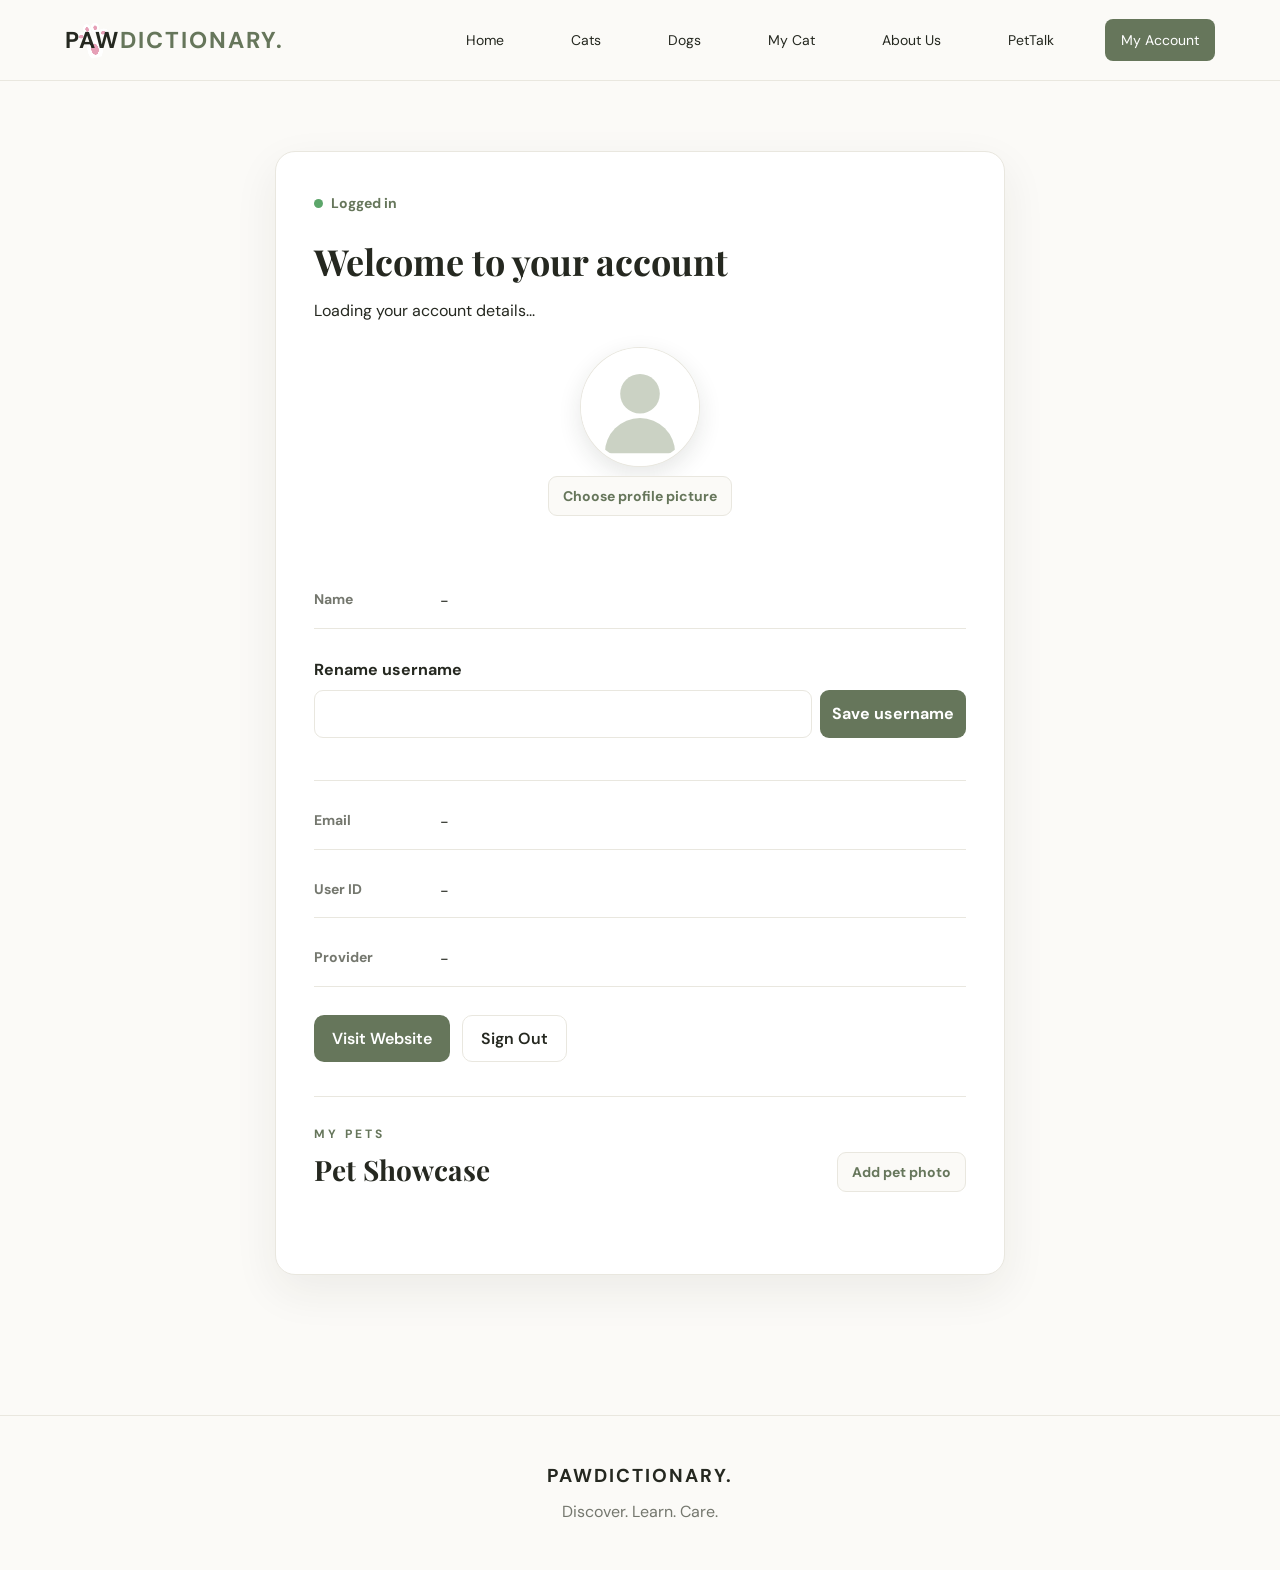
<file: account.html>
<!DOCTYPE html>
<html lang="en">
<head>
    <meta charset="UTF-8">
    <meta name="viewport" content="width=device-width, initial-scale=1.0">
    <title>My Account | PAWDICTIONARY</title>
    <link rel="stylesheet" href="css/style.css">
</head>
<body>
    <header>
        <nav class="navbar">
            <a href="index.html" class="logo"><span class="logo-paw">PAW</span><span class="logo-dictionary">DICTIONARY</span><span class="logo-dot">.</span></a>
            <ul class="nav-links">
                <li><a href="index.html">Home</a></li>
                <li><a href="cats.html">Cats</a></li>
                <li><a href="dogs.html">Dogs</a></li>
                <li><a href="my_cat.html">My Cat</a></li>
                <li><a href="about_us.html">About Us</a></li>
                <li><a href="pettalk.html">PetTalk</a></li>
                <li class="nav-sign-up"><a href="account.html">My Account</a></li>
            </ul>
        </nav>
    </header>

    <main class="account-page">
        <section class="account-card" aria-labelledby="account-title">
            <p class="account-status">Logged in</p>
            <h1 id="account-title">Welcome to your account</h1>
            <p id="account-welcome">Loading your account details...</p>

            <div class="profile-photo-section">
                <img id="profile-avatar" class="profile-avatar" src="data:image/svg+xml,%3Csvg xmlns='http://www.w3.org/2000/svg' viewBox='0 0 100 100'%3E%3Ccircle cx='50' cy='38' r='18' fill='%23cbd2c4'/%3E%3Cpath d='M18 92a32 32 0 0 1 64 0' fill='%23cbd2c4'/%3E%3C/svg%3E" alt="Profile picture">
                <label class="profile-upload-button" for="profile-picture">
                    Choose profile picture
                </label>
                <input id="profile-picture" type="file" accept="image/*" hidden>
                <button class="profile-remove-button" id="remove-profile-picture" type="button" hidden>Remove picture</button>
                <p class="upload-message" id="profile-message" aria-live="polite"></p>
            </div>

            <div class="account-details" id="account-details" hidden>
                <div class="account-detail">
                    <strong>Name</strong>
                    <span id="account-name">-</span>
                </div>
                <form class="username-edit" id="username-edit">
                    <label for="username-input"><strong>Rename username</strong></label>
                    <div>
                        <input id="username-input" name="username" type="text" minlength="2" maxlength="40" required>
                        <button type="submit">Save username</button>
                    </div>
                    <p class="upload-message" id="username-message" aria-live="polite"></p>
                </form>
                <div class="account-detail">
                    <strong>Email</strong>
                    <span id="account-email">-</span>
                </div>
                <div class="account-detail">
                    <strong>User ID</strong>
                    <span id="account-id">-</span>
                </div>
                <div class="account-detail">
                    <strong>Provider</strong>
                    <span id="account-provider">-</span>
                </div>
            </div>

            <div class="account-actions">
                <a class="primary-btn" href="index.html">Visit Website</a>
                <button id="signout-button" type="button">Sign Out</button>
            </div>

            <div class="pet-profile">
                <div class="pet-profile-heading">
                    <div>
                        <p class="subtitle">MY PETS</p>
                        <h2>Pet Showcase</h2>
                    </div>
                    <label class="profile-upload-button" for="pet-photo">
                        Add pet photo
                    </label>
                    <input id="pet-photo" type="file" accept="image/*" hidden>
                </div>
                <p class="upload-message" id="pet-message" aria-live="polite"></p>
                <div class="pet-photo-grid" id="pet-photo-grid"></div>
            </div>
        </section>
    </main>

    <footer>
        <h3>PAWDICTIONARY.</h3>
        <p>Discover. Learn. Care.</p>
    </footer>

    <script type="module">
        import { createClient } from "https://esm.sh/@supabase/supabase-js@2";

        const SUPABASE_URL = "https://huqlhlxukomrozoymvdh.supabase.co";
        const SUPABASE_PUBLISHABLE_KEY = "sb_publishable_dPY3CDRcFiCKG3HStHQbOA_w6mBHuBR";
        const supabase = createClient(SUPABASE_URL, SUPABASE_PUBLISHABLE_KEY);

        const { data: { session } } = await supabase.auth.getSession();

        if (!session) {
            window.location.replace("auth.html#signin");
        } else {
            const user = session.user;
            const metadata = user.user_metadata || {};
            const name = metadata.name || metadata.full_name || "Pet community member";
            const provider = user.app_metadata?.provider || "email";
            const storageBucket = "site-images";
            const maxUploadSize = 10 * 1024 * 1024;

            document.querySelector("#account-welcome").textContent = `Hello, ${name}. You are successfully logged in.`;
            document.querySelector("#account-name").textContent = name;
            document.querySelector("#username-input").value = name;
            document.querySelector("#account-email").textContent = user.email || "-";
            document.querySelector("#account-id").textContent = user.id;
            document.querySelector("#account-provider").textContent = provider;
            document.querySelector("#account-details").hidden = false;

            if (metadata.avatar_url) {
                document.querySelector("#profile-avatar").src = metadata.avatar_url;
                document.querySelector("#remove-profile-picture").hidden = false;
            }

            document.querySelector("#username-edit").addEventListener("submit", async (event) => {
                event.preventDefault();
                const input = document.querySelector("#username-input");
                const message = document.querySelector("#username-message");
                const newName = input.value.trim();

                if (newName.length < 2) {
                    message.textContent = "Username must be at least 2 characters.";
                    return;
                }

                message.textContent = "Saving...";
                const { error } = await supabase.auth.updateUser({
                    data: {
                        name: newName,
                        full_name: newName,
                    },
                });

                if (error) {
                    message.textContent = error.message;
                    return;
                }

                document.querySelector("#account-name").textContent = newName;
                document.querySelector("#account-welcome").textContent = `Hello, ${newName}. You are successfully logged in.`;
                await supabase
                    .from("public_profiles")
                    .upsert({
                        id: user.id,
                        display_name: newName,
                        avatar_url: metadata.avatar_url || null,
                        updated_at: new Date().toISOString(),
                    });
                message.textContent = "Username updated.";
            });

            document.querySelector("#profile-picture").addEventListener("change", async (event) => {
                const file = event.target.files[0];
                if (!file) return;

                const message = document.querySelector("#profile-message");
                message.textContent = "Uploading...";

                try {
                    if (!file.type.startsWith("image/")) throw new Error("Please choose an image file.");
                    if (file.size > maxUploadSize) throw new Error("Please choose an image smaller than 10 MB.");

                    const extension = file.name.split(".").pop()?.toLowerCase() || "jpg";
                    const path = `${user.id}/avatar.${extension}`;
                    const { error: uploadError } = await supabase.storage
                        .from(storageBucket)
                        .upload(path, file, { upsert: true, cacheControl: "3600" });
                    if (uploadError) throw uploadError;

                    const { data } = supabase.storage.from(storageBucket).getPublicUrl(path);
                    const avatarUrl = `${data.publicUrl}?t=${Date.now()}`;
                    const { error: updateError } = await supabase.auth.updateUser({
                        data: { avatar_url: avatarUrl },
                    });
                    if (updateError) throw updateError;

                    document.querySelector("#profile-avatar").src = avatarUrl;
                    document.querySelector("#remove-profile-picture").hidden = false;
                    await supabase
                        .from("public_profiles")
                        .upsert({
                            id: user.id,
                            display_name: name,
                            avatar_url: avatarUrl,
                            updated_at: new Date().toISOString(),
                        });
                    message.textContent = "Profile picture updated.";
                } catch (error) {
                    message.textContent = `Upload failed: ${error.message}`;
                }
            });

            const petGrid = document.querySelector("#pet-photo-grid");
            const petMessage = document.querySelector("#pet-message");

            async function loadPetPhotos() {
                petGrid.replaceChildren();
                const files = [];
                let offset = 0;

                while (true) {
                    const { data, error } = await supabase.storage
                        .from(storageBucket)
                        .list(`${user.id}/pets`, {
                            limit: 100,
                            offset,
                            sortBy: { column: "created_at", order: "desc" },
                        });

                    if (error) {
                        petMessage.textContent = `Could not load account photos: ${error.message}`;
                        return;
                    }

                    if (!data?.length) break;
                    files.push(...data);
                    if (data.length < 100) break;
                    offset += data.length;
                }

                files.forEach((file) => {
                    if (!file.name) return;
                    const { data } = supabase.storage
                        .from(storageBucket)
                        .getPublicUrl(`${user.id}/pets/${file.name}`);

                    const figure = document.createElement("figure");
                    const image = document.createElement("img");
                    image.src = data.publicUrl;
                    image.alt = "My pet";
                    figure.appendChild(image);
                    const deleteButton = document.createElement("button");
                    deleteButton.type = "button";
                    deleteButton.className = "pet-photo-delete";
                    deleteButton.textContent = "Delete";
                    deleteButton.addEventListener("click", async () => {
                        const { error: removeError } = await supabase.storage
                            .from(storageBucket)
                            .remove([`${user.id}/pets/${file.name}`]);
                        if (removeError) {
                            petMessage.textContent = removeError.message;
                            return;
                        }
                        petMessage.textContent = "Pet photo deleted.";
                        await loadPetPhotos();
                    });
                    figure.appendChild(deleteButton);
                    petGrid.appendChild(figure);
                });

                petMessage.textContent = files.length ? "" : "No pet photos uploaded yet.";
            }

            document.querySelector("#pet-photo").addEventListener("change", async (event) => {
                const file = event.target.files[0];
                if (!file) return;

                petMessage.textContent = "Uploading pet photo...";

                try {
                    if (!file.type.startsWith("image/")) throw new Error("Please choose an image file.");
                    if (file.size > maxUploadSize) throw new Error("Please choose an image smaller than 10 MB.");

                    const extension = file.name.split(".").pop()?.toLowerCase() || "jpg";
                    const uploadId = crypto.randomUUID
                        ? crypto.randomUUID()
                        : `${Date.now()}-${Math.random().toString(36).slice(2)}`;
                    const path = `${user.id}/pets/${uploadId}.${extension}`;
                    const { error: uploadError } = await supabase.storage
                        .from(storageBucket)
                        .upload(path, file, { cacheControl: "3600" });
                    if (uploadError) throw uploadError;

                    petMessage.textContent = "Pet photo saved to your account.";
                    event.target.value = "";
                    await loadPetPhotos();
                } catch (error) {
                    petMessage.textContent = `Upload failed: ${error.message}`;
                }
            });

            loadPetPhotos();
            window.addEventListener("focus", loadPetPhotos);
            window.addEventListener("pageshow", loadPetPhotos);
            document.addEventListener("visibilitychange", () => {
                if (!document.hidden) loadPetPhotos();
            });
            const petPhotoRefreshTimer = window.setInterval(loadPetPhotos, 10000);
            window.addEventListener("beforeunload", () => {
                window.clearInterval(petPhotoRefreshTimer);
            });

            document.querySelector("#remove-profile-picture").addEventListener("click", async () => {
                const message = document.querySelector("#profile-message");

                try {
                    const { error: updateError } = await supabase.auth.updateUser({
                        data: { avatar_url: null },
                    });
                    if (updateError) throw updateError;

                    const { data: avatarFiles, error: listError } = await supabase.storage
                        .from(storageBucket)
                        .list(user.id, { limit: 100 });
                    if (listError) throw listError;

                    const avatarPaths = (avatarFiles || [])
                        .map((item) => item.name)
                        .filter((name) => name.startsWith("avatar."));
                    if (avatarPaths.length) {
                        const { error: removeError } = await supabase.storage
                            .from(storageBucket)
                            .remove(avatarPaths.map((name) => `${user.id}/${name}`));
                        if (removeError) throw removeError;
                    }
                } catch (error) {
                    message.textContent = error.message;
                    return;
                }

                document.querySelector("#profile-avatar").src =
                    "data:image/svg+xml,%3Csvg xmlns='http://www.w3.org/2000/svg' viewBox='0 0 100 100'%3E%3Ccircle cx='50' cy='38' r='18' fill='%23cbd2c4'/%3E%3Cpath d='M18 92a32 32 0 0 1 64 0' fill='%23cbd2c4'/%3E%3C/svg%3E";
                document.querySelector("#remove-profile-picture").hidden = true;
                message.textContent = "Profile picture removed.";
                await supabase
                    .from("public_profiles")
                    .upsert({
                        id: user.id,
                        display_name: name,
                        avatar_url: null,
                        updated_at: new Date().toISOString(),
                    });

                if (window.location.pathname.endsWith("account.html")) {
                    window.location.reload();
                }
            });

            document.querySelector("#signout-button").addEventListener("click", async () => {
                await supabase.auth.signOut();
                window.location.replace("auth.html#signin");
            });
        }
    </script>
    <script type="module" src="js/auth-nav.js"></script>
</body>
</html>
</file>
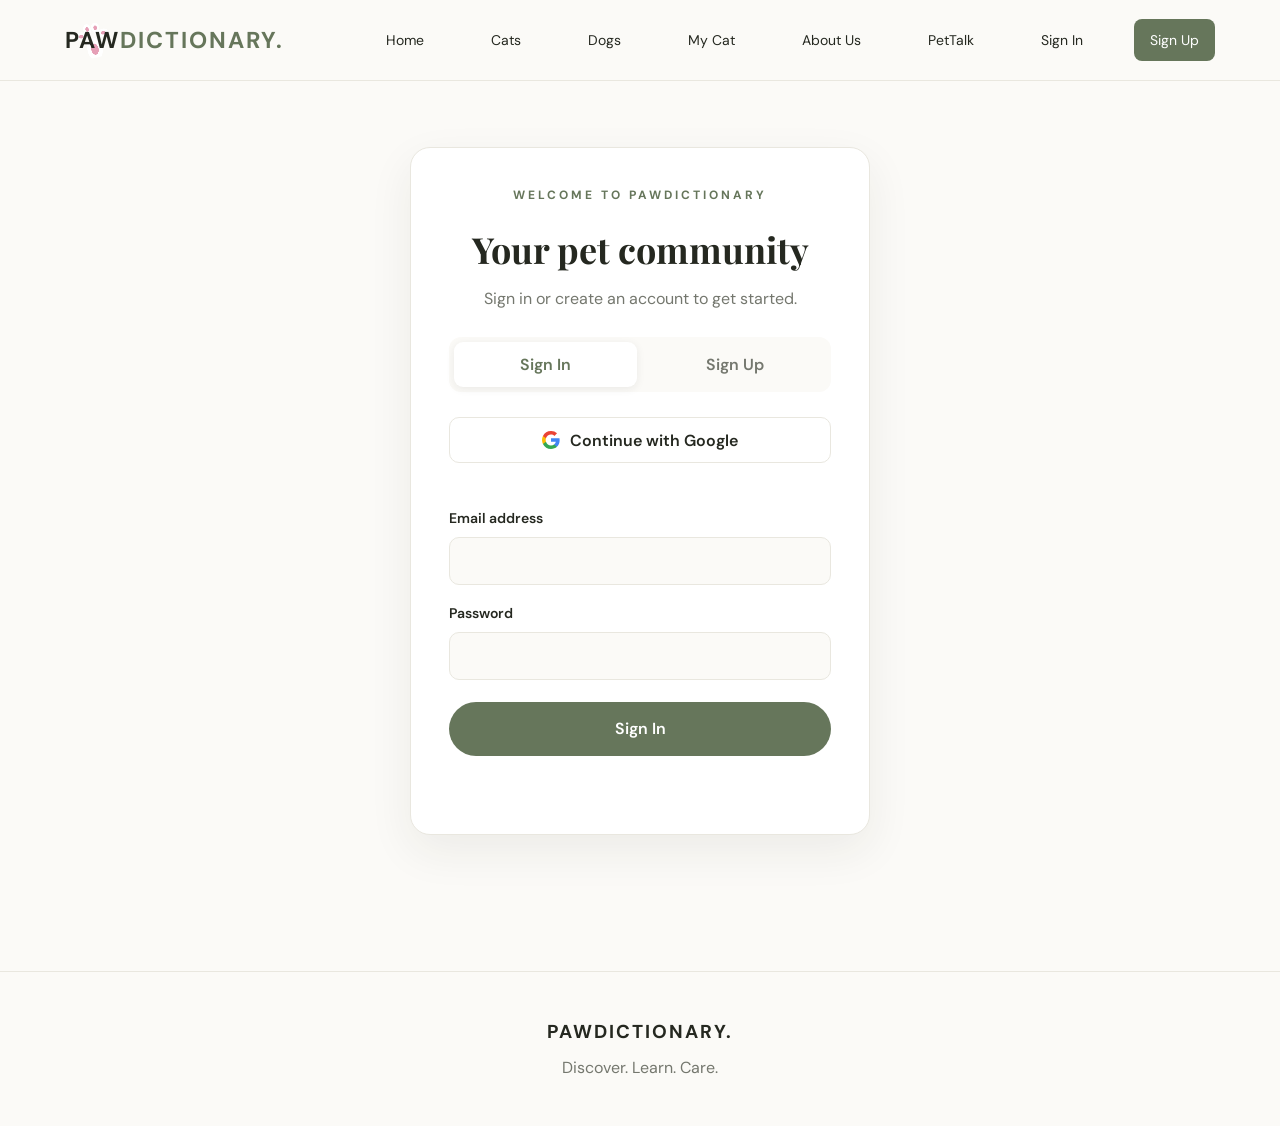
<file: auth.html>
<!DOCTYPE html>
<html lang="en">
<head>
    <meta charset="UTF-8">
    <meta name="viewport" content="width=device-width, initial-scale=1.0">
    <title>Sign In or Sign Up | PAWDICTIONARY</title>
    <link rel="stylesheet" href="css/style.css">
</head>
<body>
    <header>
        <nav class="navbar">
            <a href="index.html" class="logo"><span class="logo-paw">PAW</span><span class="logo-dictionary">DICTIONARY</span><span class="logo-dot">.</span></a>
            <ul class="nav-links">
                <li><a href="index.html">Home</a></li>
                <li><a href="cats.html">Cats</a></li>
                <li><a href="dogs.html">Dogs</a></li>
                <li><a href="my_cat.html">My Cat</a></li>
                <li><a href="about_us.html">About Us</a></li>
                <li><a href="pettalk.html">PetTalk</a></li>
                <li><a href="auth.html#signin">Sign In</a></li>
                <li class="nav-sign-up"><a href="auth.html#signup">Sign Up</a></li>
            </ul>
        </nav>
    </header>

    <main class="auth-page">
        <section class="auth-card" aria-labelledby="auth-title">
            <div class="auth-heading">
                <p class="subtitle">WELCOME TO PAWDICTIONARY</p>
                <h1 id="auth-title">Your pet community</h1>
                <p>Sign in or create an account to get started.</p>
            </div>

            <div class="auth-tabs" role="tablist" aria-label="Account options">
                <button class="auth-tab" id="signin-tab" type="button" role="tab" aria-controls="signin-panel" aria-selected="true">Sign In</button>
                <button class="auth-tab" id="signup-tab" type="button" role="tab" aria-controls="signup-panel" aria-selected="false">Sign Up</button>
            </div>

            <button class="google-auth-button" id="google-signin" type="button">
                <svg aria-hidden="true" viewBox="0 0 18 18" width="18" height="18">
                    <path fill="#4285F4" d="M17.64 9.2c0-.64-.06-1.26-.16-1.84H9v3.48h4.84a4.14 4.14 0 0 1-1.8 2.72v2.26h2.92c1.71-1.57 2.68-3.89 2.68-6.62z"/>
                    <path fill="#34A853" d="M9 18c2.43 0 4.47-.8 5.96-2.18l-2.92-2.26c-.8.54-1.84.86-3.04.86-2.34 0-4.32-1.58-5.03-3.7H.96v2.33A9 9 0 0 0 9 18z"/>
                    <path fill="#FBBC05" d="M3.97 10.72A5.41 5.41 0 0 1 3.68 9c0-.6.1-1.18.29-1.72V4.95H.96A9 9 0 0 0 0 9c0 1.45.35 2.83.96 4.05l3.01-2.33z"/>
                    <path fill="#EA4335" d="M9 3.58c1.32 0 2.5.45 3.44 1.34l2.58-2.58A8.65 8.65 0 0 0 9 0 9 9 0 0 0 .96 4.95l3.01 2.33C4.68 5.16 6.66 3.58 9 3.58z"/>
                </svg>
                Continue with Google
            </button>
            <p class="auth-message" id="google-message" aria-live="polite"></p>

            <form class="auth-form" id="signin-panel" role="tabpanel" aria-labelledby="signin-tab">
                <label class="auth-field" for="signin-email">
                    Email address
                    <input id="signin-email" name="email" type="email" autocomplete="email" required>
                </label>
                <label class="auth-field" for="signin-password">
                    Password
                    <input id="signin-password" name="password" type="password" autocomplete="current-password" required>
                </label>
                <button class="primary-btn auth-submit" type="submit">Sign In</button>
                <p class="auth-message" aria-live="polite"></p>
            </form>

            <form class="auth-form" id="signup-panel" role="tabpanel" aria-labelledby="signup-tab" hidden>
                <label class="auth-field" for="signup-name">
                    Your name
                    <input id="signup-name" name="name" type="text" autocomplete="name" required>
                </label>
                <label class="auth-field" for="signup-email">
                    Email address
                    <input id="signup-email" name="email" type="email" autocomplete="email" required>
                </label>
                <label class="auth-field" for="signup-password">
                    Password
                    <input id="signup-password" name="password" type="password" autocomplete="new-password" minlength="8" required>
                </label>
                <button class="primary-btn auth-submit" type="submit">Create Account</button>
                <p class="auth-message" aria-live="polite"></p>
            </form>
        </section>
    </main>

    <footer>
        <h3>PAWDICTIONARY.</h3>
        <p>Discover. Learn. Care.</p>
    </footer>

    <script type="module">
        import { createClient } from "https://esm.sh/@supabase/supabase-js@2";

        const SUPABASE_URL = "https://huqlhlxukomrozoymvdh.supabase.co";
        const SUPABASE_PUBLISHABLE_KEY = "sb_publishable_dPY3CDRcFiCKG3HStHQbOA_w6mBHuBR";
        const supabase = createClient(SUPABASE_URL, SUPABASE_PUBLISHABLE_KEY);

        const { data: { session } } = await supabase.auth.getSession();
        if (session) {
            window.location.replace("index.html");
        }

        const tabs = Array.from(document.querySelectorAll(".auth-tab"));
        const forms = Array.from(document.querySelectorAll(".auth-form"));

        function selectAuthMode(mode) {
            const selectedIndex = mode === "signup" ? 1 : 0;

            tabs.forEach((tab, index) => {
                const selected = index === selectedIndex;
                tab.setAttribute("aria-selected", String(selected));
                forms[index].hidden = !selected;
            });
        }

        tabs.forEach((tab, index) => {
            tab.addEventListener("click", () => {
                const mode = index === 1 ? "signup" : "signin";
                selectAuthMode(mode);
                history.replaceState(null, "", `#${mode}`);
            });
        });

        window.addEventListener("hashchange", () => {
            selectAuthMode(location.hash === "#signup" ? "signup" : "signin");
        });

        selectAuthMode(location.hash === "#signup" ? "signup" : "signin");

        document.querySelector("#signin-panel").addEventListener("submit", async (event) => {
            event.preventDefault();

            const form = event.currentTarget;
            const message = form.querySelector(".auth-message");
            const button = form.querySelector('button[type="submit"]');
            message.textContent = "";
            button.disabled = true;

            try {
                const email = form.querySelector("#signin-email").value.trim();
                const password = form.querySelector("#signin-password").value;

                const { error } = await supabase.auth.signInWithPassword({ email, password });
                if (error) throw error;

                window.location.href = "index.html";
            } catch (error) {
                message.textContent = error.message;
            } finally {
                button.disabled = false;
            }
        });

        document.querySelector("#signup-panel").addEventListener("submit", async (event) => {
            event.preventDefault();

            const form = event.currentTarget;
            const message = form.querySelector(".auth-message");
            const button = form.querySelector('button[type="submit"]');
            message.textContent = "";
            button.disabled = true;

            try {
                const name = form.querySelector("#signup-name").value.trim();
                const email = form.querySelector("#signup-email").value.trim();
                const password = form.querySelector("#signup-password").value;

                const { data, error } = await supabase.auth.signUp({
                    email,
                    password,
                    options: {
                        data: { name },
                        emailRedirectTo: `${window.location.origin}/index.html`,
                    },
                });

                if (error) throw error;

                if (data.session) {
                    window.location.href = "index.html";
                } else {
                    message.textContent = "Account created. Check your email for a confirmation link.";
                }
            } catch (error) {
                message.textContent = error.message;
            } finally {
                button.disabled = false;
            }
        });

        document.querySelector("#google-signin").addEventListener("click", async () => {
            const button = document.querySelector("#google-signin");
            const message = document.querySelector("#google-message");
            message.textContent = "";
            button.disabled = true;

            try {
                const { error } = await supabase.auth.signInWithOAuth({
                    provider: "google",
                    options: {
                        redirectTo: `${window.location.origin}/index.html`,
                    },
                });

                if (error) throw error;
            } catch (error) {
                message.textContent = error.message;
                button.disabled = false;
            }
        });
    </script>
    <script type="module" src="js/auth-nav.js"></script>
</body>
</html>
</file>
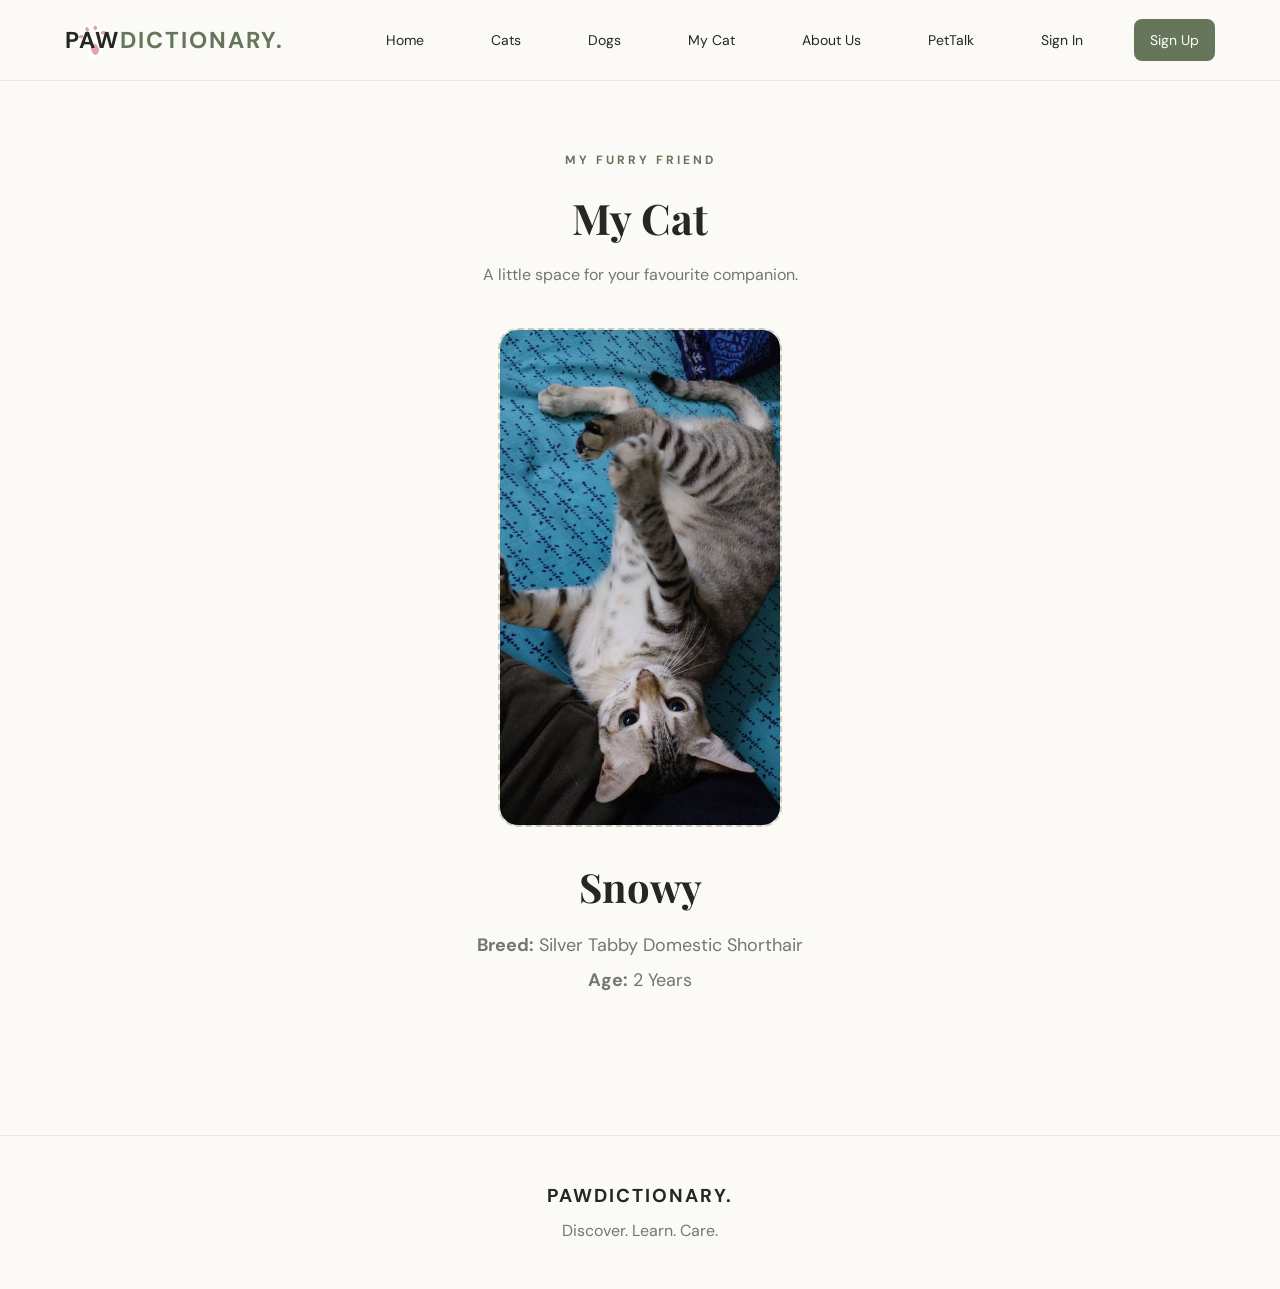
<file: my_cat.html>
<!DOCTYPE html>
<html lang="en">
<head>
    <meta charset="UTF-8">
    <meta name="viewport" content="width=device-width, initial-scale=1.0">
    <title>My Cat | PAWDICTIONARY</title>
    <link rel="stylesheet" href="css/style.css">
</head>
<body>

<header>
    <nav class="navbar">
        <a href="index.html" class="logo"><span class="logo-paw">PAW</span><span class="logo-dictionary">DICTIONARY</span><span class="logo-dot">.</span></a>
        <ul class="nav-links">
            <li><a href="index.html">Home</a></li>
            <li><a href="cats.html">Cats</a></li>
            <li><a href="dogs.html">Dogs</a></li>
            <li><a href="my_cat.html">My Cat</a></li>
            <li><a href="about_us.html">About Us</a></li>
            <li><a href="pettalk.html">PetTalk</a></li>
            <li><a href="auth.html#signin">Sign In</a></li>
            <li class="nav-sign-up"><a href="auth.html#signup">Sign Up</a></li>
        </ul>
    </nav>
</header>

<main class="listing-page">
    <div class="section-heading">
        <p class="subtitle">MY FURRY FRIEND</p>
        <h1>My Cat</h1>
        <p>A little space for your favourite companion.</p>
    </div>

    <section class="my-cat-photo" aria-label="My cat's photo">
        <img src="Snapchat-1916018791.jpg" alt="Your cat photo will appear here">
    </section>

    <section class="my-cat-details" aria-label="Snowy's details">
        <h2>Snowy</h2>
        <p><strong>Breed:</strong> Silver Tabby Domestic Shorthair</p>
        <p><strong>Age:</strong> 2 Years</p>
    </section>
</main>

<footer>
    <h3>PAWDICTIONARY.</h3>
    <p>Discover. Learn. Care.</p>
</footer>

    <script type="module" src="js/auth-nav.js"></script>
</body>
</html>
</file>
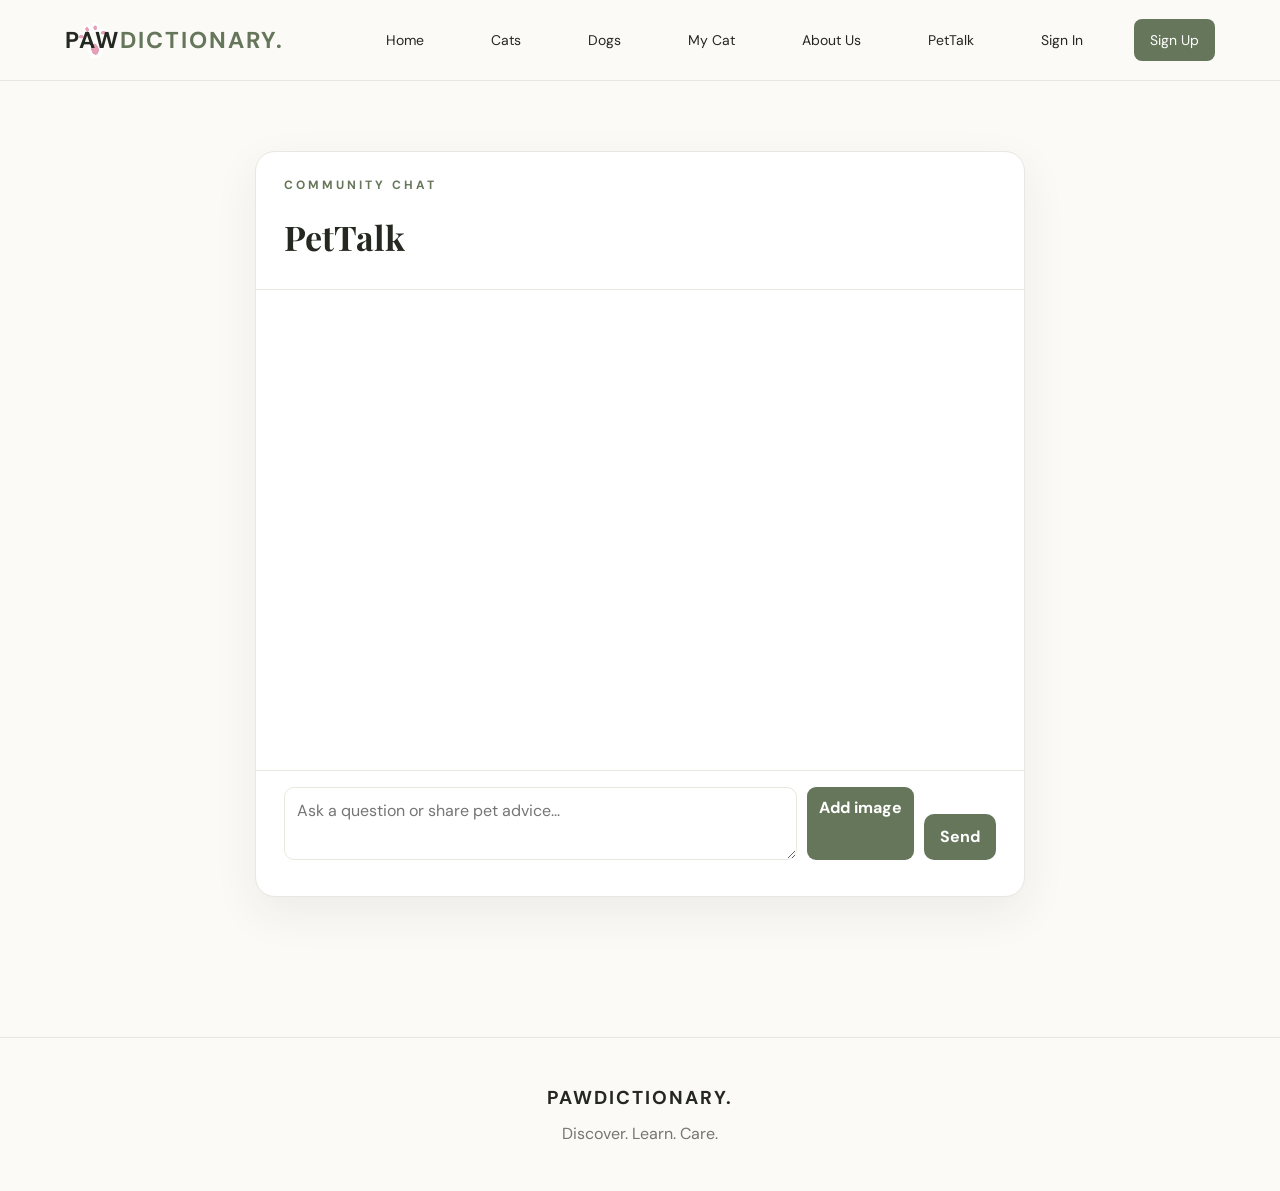
<file: pettalk.html>
<!DOCTYPE html>
<html lang="en">
<head>
    <meta charset="UTF-8">
    <meta name="viewport" content="width=device-width, initial-scale=1.0">
    <title>PetTalk | PAWDICTIONARY</title>
    <link rel="stylesheet" href="css/style.css">
</head>
<body>
    <header>
        <nav class="navbar">
            <a href="index.html" class="logo"><span class="logo-paw">PAW</span><span class="logo-dictionary">DICTIONARY</span><span class="logo-dot">.</span></a>
            <ul class="nav-links">
                <li><a href="index.html">Home</a></li>
                <li><a href="cats.html">Cats</a></li>
                <li><a href="dogs.html">Dogs</a></li>
                <li><a href="my_cat.html">My Cat</a></li>
                <li><a href="about_us.html">About Us</a></li>
                <li><a href="pettalk.html">PetTalk</a></li>
                <li><a href="auth.html#signin">Sign In</a></li>
                <li class="nav-sign-up"><a href="auth.html#signup">Sign Up</a></li>
            </ul>
        </nav>
    </header>

    <main class="pettalk-page">
        <section class="pettalk-card" aria-labelledby="pettalk-title">
            <div class="pettalk-heading">
                <p class="subtitle">COMMUNITY CHAT</p>
                <h1 id="pettalk-title">PetTalk</h1>
            </div>
            <div class="pettalk-messages" id="pettalk-messages" aria-live="polite"></div>
            <form class="pettalk-form" id="pettalk-form">
                <textarea id="pettalk-input" maxlength="1000" placeholder="Ask a question or share pet advice..." required></textarea>
                <label class="pettalk-image-button" for="pettalk-image">Add image</label>
                <input id="pettalk-image" type="file" accept="image/jpeg,image/png,image/webp" hidden>
                <button type="submit">Send</button>
            </form>
            <p class="pettalk-status" id="pettalk-status" aria-live="polite"></p>
        </section>
    </main>

    <footer>
        <h3>PAWDICTIONARY.</h3>
        <p>Discover. Learn. Care.</p>
    </footer>

    <script type="module">
        import { createClient } from "https://esm.sh/@supabase/supabase-js@2";

        const SUPABASE_URL = "https://huqlhlxukomrozoymvdh.supabase.co";
        const SUPABASE_PUBLISHABLE_KEY = "sb_publishable_dPY3CDRcFiCKG3HStHQbOA_w6mBHuBR";
        const supabase = createClient(SUPABASE_URL, SUPABASE_PUBLISHABLE_KEY);

        const messages = document.querySelector("#pettalk-messages");
        const form = document.querySelector("#pettalk-form");
        const input = document.querySelector("#pettalk-input");
        const imageInput = document.querySelector("#pettalk-image");
        const status = document.querySelector("#pettalk-status");
        const submitButton = form.querySelector("button");

        const { data: { session } } = await supabase.auth.getSession();
        if (!session) {
            window.location.replace("auth.html#signin");
        } else {
            const user = session.user;
            const metadata = user.user_metadata || {};
            const displayName = metadata.name || metadata.full_name || user.email || "Pet community member";
            const avatarUrl = metadata.avatar_url || null;

            await supabase
                .from("public_profiles")
                .upsert({
                    id: user.id,
                    display_name: displayName,
                    avatar_url: avatarUrl,
                    updated_at: new Date().toISOString(),
                });

            function appendMessage(message) {
                const item = document.createElement("article");
                item.className = "pettalk-message";

                const identity = document.createElement("div");
                identity.className = "pettalk-identity";

                const avatar = document.createElement("img");
                avatar.className = "pettalk-avatar";
                avatar.src = message.avatar_url || "data:image/svg+xml,%3Csvg xmlns='http://www.w3.org/2000/svg' viewBox='0 0 100 100'%3E%3Ccircle cx='50' cy='38' r='18' fill='%23cbd2c4'/%3E%3Cpath d='M18 92a32 32 0 0 1 64 0' fill='%23cbd2c4'/%3E%3C/svg%3E";
                avatar.alt = "";
                identity.appendChild(avatar);

                const name = document.createElement("a");
                name.href = `profile.html?id=${encodeURIComponent(message.user_id)}`;
                name.textContent = message.display_name || "Member";
                identity.appendChild(name);

                const body = document.createElement("p");
                body.textContent = message.body || "";

                if (message.body) item.appendChild(body);

                if (message.image_url) {
                    const image = document.createElement("img");
                    image.className = "pettalk-message-image";
                    image.src = message.image_url;
                    image.alt = "Photo shared in PetTalk";
                    item.appendChild(image);
                }

                const time = document.createElement("time");
                time.dateTime = message.created_at;
                time.textContent = new Date(message.created_at).toLocaleString();

                item.prepend(identity);
                item.appendChild(time);
                messages.appendChild(item);
                messages.scrollTop = messages.scrollHeight;
            }

            async function loadMessages() {
                status.textContent = "";
                const { data, error } = await supabase
                    .from("pet_talk_messages")
                    .select("id, user_id, display_name, avatar_url, body, image_url, created_at")
                    .order("created_at", { ascending: true })
                    .limit(200);

                if (error) {
                    status.textContent = `Could not load messages: ${error.message}${error.details ? ` (${error.details})` : ""}`;
                    return;
                }

                const senderIds = [...new Set(data.map((message) => message.user_id).filter(Boolean))];
                let publicProfiles = [];
                if (senderIds.length) {
                    const { data: profiles } = await supabase
                        .from("public_profiles")
                        .select("id, display_name, avatar_url")
                        .in("id", senderIds);
                    publicProfiles = profiles || [];
                }
                const profilesById = new Map(publicProfiles.map((profile) => [profile.id, profile]));

                messages.replaceChildren();
                data.forEach((message) => {
                    const profile = profilesById.get(message.user_id);
                    appendMessage({
                        ...message,
                        display_name: profile?.display_name || message.display_name,
                        avatar_url: profile?.avatar_url || message.avatar_url,
                    });
                });
                if (!data.length) status.textContent = "No messages yet. Start the conversation.";
            }

            form.addEventListener("submit", async (event) => {
                event.preventDefault();
                const body = input.value.trim();
                const imageFile = imageInput.files[0];
                if (!body && !imageFile) {
                    status.textContent = "Write a message or choose an image.";
                    return;
                }

                submitButton.disabled = true;
                status.textContent = "Sending...";

                let imageUrl = null;

                if (imageFile) {
                    if (imageFile.size > 10 * 1024 * 1024) {
                        status.textContent = "Please choose an image smaller than 10 MB.";
                        submitButton.disabled = false;
                        return;
                    }

                    const extension = imageFile.name.split(".").pop()?.toLowerCase() || "jpg";
                    const uploadId = crypto.randomUUID
                        ? crypto.randomUUID()
                        : `${Date.now()}-${Math.random().toString(36).slice(2)}`;
                    const path = `${user.id}/pettalk/${uploadId}.${extension}`;
                    const { error: uploadError } = await supabase.storage
                        .from("site-images")
                        .upload(path, imageFile, { cacheControl: "3600", upsert: false });

                    if (uploadError) {
                        status.textContent = `Could not upload image: ${uploadError.message}`;
                        submitButton.disabled = false;
                        return;
                    }

                    const { data } = supabase.storage.from("site-images").getPublicUrl(path);
                    imageUrl = data.publicUrl;
                }

                const { error } = await supabase
                    .from("pet_talk_messages")
                    .insert({
                        user_id: user.id,
                        display_name: displayName,
                        avatar_url: avatarUrl,
                        body: body || null,
                        image_url: imageUrl,
                    })
                    .select("id")
                    .single();

                if (error) {
                    status.textContent = `Could not send message: ${error.message}${error.details ? ` (${error.details})` : ""}`;
                } else {
                    input.value = "";
                    imageInput.value = "";
                    status.textContent = "";
                    await loadMessages();
                }

                submitButton.disabled = false;
            });

            await loadMessages();

            supabase
                .channel("pettalk-live")
                .on("postgres_changes", {
                    event: "INSERT",
                    schema: "public",
                    table: "pet_talk_messages",
                }, (payload) => appendMessage(payload.new))
                .subscribe();
        }
    </script>
    <script type="module" src="js/auth-nav.js"></script>
</body>
</html>
</file>
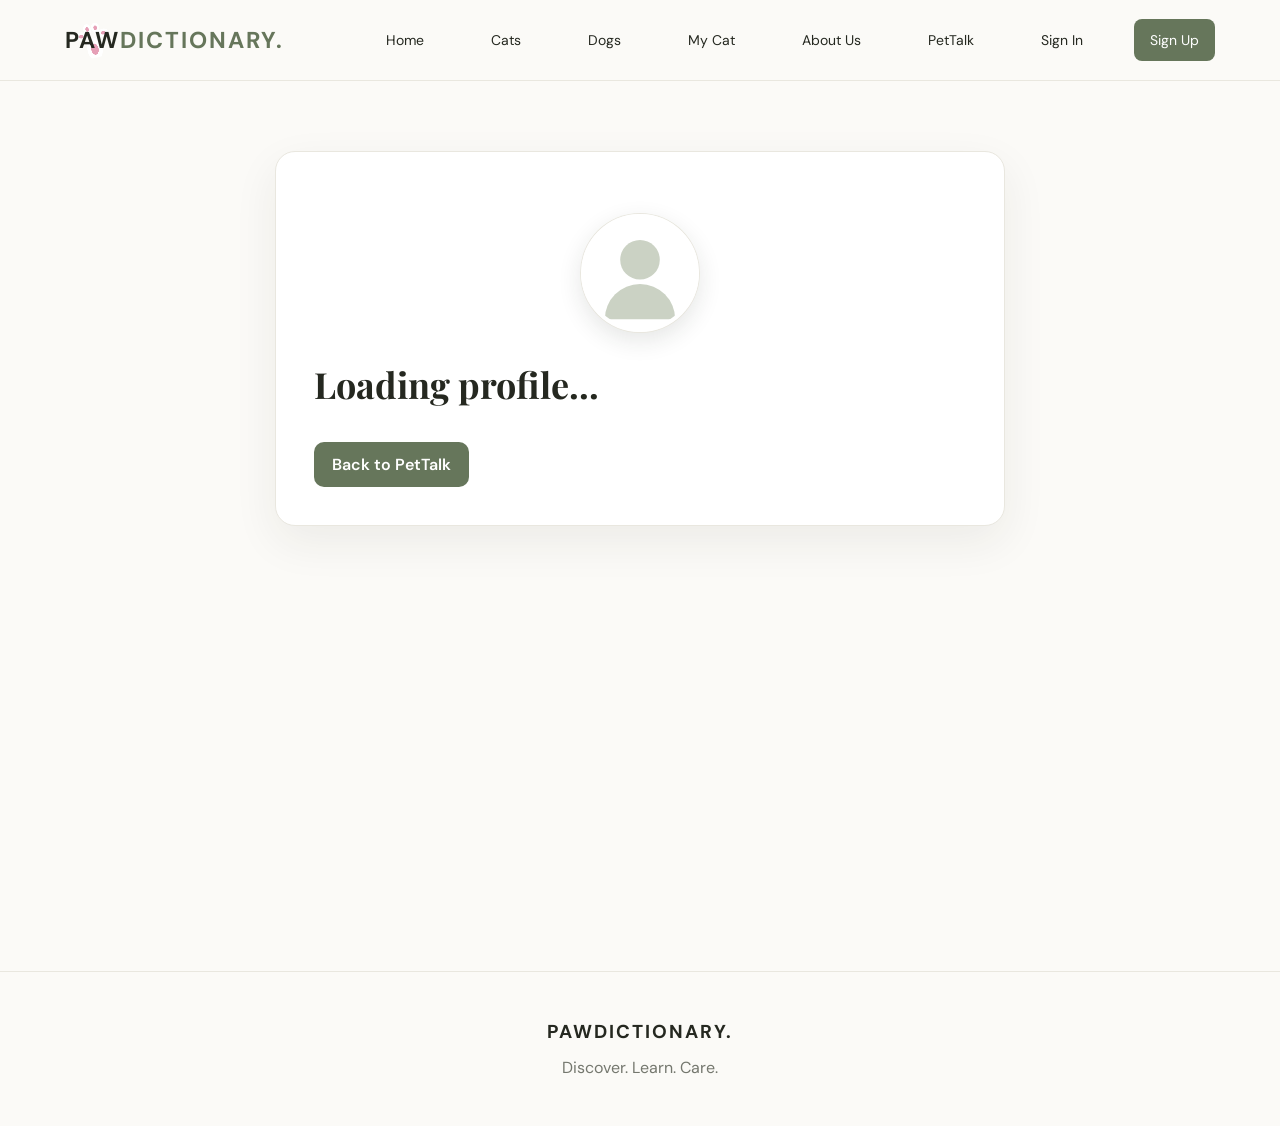
<file: profile.html>
<!DOCTYPE html>
<html lang="en">
<head>
    <meta charset="UTF-8">
    <meta name="viewport" content="width=device-width, initial-scale=1.0">
    <title>Member Profile | PAWDICTIONARY</title>
    <link rel="stylesheet" href="css/style.css">
</head>
<body>
    <header>
        <nav class="navbar">
            <a href="index.html" class="logo"><span class="logo-paw">PAW</span><span class="logo-dictionary">DICTIONARY</span><span class="logo-dot">.</span></a>
            <ul class="nav-links">
                <li><a href="index.html">Home</a></li>
                <li><a href="cats.html">Cats</a></li>
                <li><a href="dogs.html">Dogs</a></li>
                <li><a href="my_cat.html">My Cat</a></li>
                <li><a href="about_us.html">About Us</a></li>
                <li><a href="pettalk.html">PetTalk</a></li>
                <li><a href="auth.html#signin">Sign In</a></li>
                <li class="nav-sign-up"><a href="auth.html#signup">Sign Up</a></li>
            </ul>
        </nav>
    </header>

    <main class="account-page">
        <section class="account-card" aria-labelledby="profile-title">
            <div class="profile-photo-section">
                <img id="public-profile-avatar" class="profile-avatar" src="data:image/svg+xml,%3Csvg xmlns='http://www.w3.org/2000/svg' viewBox='0 0 100 100'%3E%3Ccircle cx='50' cy='38' r='18' fill='%23cbd2c4'/%3E%3Cpath d='M18 92a32 32 0 0 1 64 0' fill='%23cbd2c4'/%3E%3C/svg%3E" alt="">
            </div>
            <h1 id="profile-title">Loading profile...</h1>
            <p id="public-profile-status" class="upload-message" aria-live="polite"></p>
            <div class="account-actions">
                <a class="primary-btn" href="pettalk.html">Back to PetTalk</a>
            </div>
        </section>
    </main>

    <footer>
        <h3>PAWDICTIONARY.</h3>
        <p>Discover. Learn. Care.</p>
    </footer>

    <script type="module">
        import { createClient } from "https://esm.sh/@supabase/supabase-js@2";

        const SUPABASE_URL = "https://huqlhlxukomrozoymvdh.supabase.co";
        const SUPABASE_PUBLISHABLE_KEY = "sb_publishable_dPY3CDRcFiCKG3HStHQbOA_w6mBHuBR";
        const supabase = createClient(SUPABASE_URL, SUPABASE_PUBLISHABLE_KEY);
        const status = document.querySelector("#public-profile-status");
        const title = document.querySelector("#profile-title");
        const avatar = document.querySelector("#public-profile-avatar");
        const userId = new URLSearchParams(window.location.search).get("id");

        if (!userId) {
            title.textContent = "Profile not found";
            status.textContent = "This profile link is missing a user ID.";
        } else {
            const { data: { session } } = await supabase.auth.getSession();
            if (!session) {
                window.location.replace("auth.html#signin");
            } else {
                const { data: publicProfile, error: publicProfileError } = await supabase
                    .from("public_profiles")
                    .select("display_name, avatar_url")
                    .eq("id", userId)
                    .maybeSingle();

                const { data: messageProfile, error: messageProfileError } = publicProfile
                    ? { data: publicProfile, error: null }
                    : await supabase
                    .from("pet_talk_messages")
                    .select("display_name, avatar_url")
                    .eq("user_id", userId)
                    .order("created_at", { ascending: false })
                    .limit(1)
                    .maybeSingle();

                const profile = publicProfile || messageProfile;
                const profileError = publicProfileError || messageProfileError;

                if (profileError && !profile) {
                    status.textContent = `Could not load profile: ${profileError.message}`;
                    title.textContent = "Profile unavailable";
                } else if (!profile) {
                    title.textContent = "Profile not found";
                    status.textContent = "This member does not have a public profile yet.";
                } else {
                    title.textContent = profile.display_name;
                    status.textContent = "PAWDICTIONARY community member";
                    if (profile.avatar_url) avatar.src = profile.avatar_url;
                }
            }
        }
    </script>
    <script type="module" src="js/auth-nav.js"></script>
</body>
</html>
</file>
<file: css/style.css>
@import url('https://fonts.googleapis.com/css2?family=DM+Sans:wght@400;500;600;700&family=Playfair+Display:wght@500;600;700&display=swap');

:root {
    --background: #fbfaf7;
    --white: #ffffff;
    --text: #252820;
    --muted: #74776e;
    --accent: #66765b;
    --border: #e9e7df;
}

/* GENERAL */

* {
    margin: 0;
    padding: 0;
    box-sizing: border-box;
}

body {
    background: var(--background);
    color: var(--text);
    font-family: 'DM Sans', sans-serif;
    line-height: 1.6;
}

a {
    text-decoration: none;
    color: inherit;
}

img {
    width: 100%;
    display: block;
    object-fit: cover;
}

/* NAVIGATION */

header {
    background: rgba(251,250,247,0.96);
    border-bottom: 1px solid var(--border);
    position: sticky;
    top: 0;
    z-index: 100;
}

.navbar {
    max-width: 1200px;
    margin: auto;
    height: 80px;
    padding: 0 25px;

    display: flex;
    justify-content: space-between;
    align-items: center;
}

.logo {
    font-size: 23px;
    font-weight: 700;
    letter-spacing: 2px;
}

.logo-paw {
    position: relative;
    isolation: isolate;
}

.logo-paw::before {
    content: "";
    position: absolute;
    z-index: -1;
    width: 36px;
    height: 36px;
    left: 50%;
    top: 50%;
    transform: translate(-50%, -50%) rotate(-12deg);
    background:
        radial-gradient(ellipse at 50% 76%, #e6a0b7 0 14%, #fff 15% 29%, transparent 30%),
        radial-gradient(ellipse at 20% 34%, #e6a0b7 0 5%, #fff 6% 12%, transparent 13%),
        radial-gradient(ellipse at 40% 18%, #e6a0b7 0 5%, #fff 6% 12%, transparent 13%),
        radial-gradient(ellipse at 63% 18%, #e6a0b7 0 5%, #fff 6% 12%, transparent 13%),
        radial-gradient(ellipse at 82% 36%, #e6a0b7 0 5%, #fff 6% 12%, transparent 13%);
}

.logo-dictionary,
.logo-dot {
    color: var(--accent);
}

.nav-links {
    display: flex;
    list-style: none;
    gap: 35px;
}

.nav-links a {
    font-size: 14px;
    color: var(--muted);
    transition: 0.3s;
}

.nav-links a:hover {
    color: var(--accent);
}


.nav-links a {
    display: inline-block;
    text-decoration: none;
    color: var(--text, #333);
    padding: 10px 16px;
    border-radius: 8px;
    transition: all 0.3s ease;
}

.nav-links a:hover {
    color: #ffffff;
    background-color: var(--accent, #6c9b7d);
    transform: translateY(-2px);
}

.nav-links .nav-sign-up a {
    color: var(--white);
    background: var(--accent);
}

.nav-links .nav-sign-up a:hover {
    background: #4f6045;
}

.nav-links .nav-user a.user-logo {
    display: grid;
    width: 42px;
    height: 42px;
    padding: 0;
    place-items: center;
    border: 1px solid var(--border);
    border-radius: 50%;
    background: var(--white);
    color: var(--accent);
}

.nav-links .nav-user a.user-logo:hover {
    border-color: var(--accent);
    background: var(--accent);
    color: var(--white);
    transform: translateY(-2px);
}

.user-logo svg {
    width: 20px;
    height: 20px;
    fill: none;
    stroke: currentColor;
    stroke-linecap: round;
    stroke-linejoin: round;
    stroke-width: 1.8;
}

.nav-links .nav-user .user-logo img {
    width: 100%;
    height: 100%;
    border-radius: 50%;
    object-fit: cover;
}

/* HERO */

.hero {
    max-width: 1200px;
    margin: auto;
    padding: 80px 25px;

    display: grid;
    grid-template-columns: 1fr 1fr;
    align-items: center;
    gap: 60px;
}

.subtitle {
    color: var(--accent);
    font-size: 12px;
    font-weight: 700;
    letter-spacing: 3px;
    margin-bottom: 15px;
}

.hero h1 {
    font-family: 'Playfair Display', serif;
    font-size: 65px;
    line-height: 1.1;
    margin-bottom: 25px;
}

.hero h1 span {
    color: var(--accent);
}

.hero-content > p:not(.subtitle) {
    color: var(--muted);
    max-width: 500px;
    margin-bottom: 30px;
}

.hero-image img {
    height: 480px;
    border-radius: 20px;
}

.primary-btn {
    display: inline-block;
    background: var(--accent);
    color: white;
    padding: 14px 25px;
    border-radius: 30px;
    transition: 0.3s;
}

.primary-btn:hover {
    background: #4f6045;
    transform: translateY(-2px);
}

/* SECTIONS */

.section {
    max-width: 1200px;
    margin: auto;
    padding: 65px 25px;
}

.listing-page > .section {
    padding-top: 20px;
    padding-bottom: 20px;
}

.section-heading {
    text-align: center;
    margin-bottom: 40px;
}

.section-heading h1,
.section-heading h2 {
    font-family: 'Playfair Display', serif;
    font-size: 42px;
}

.section-heading > p:last-child {
    color: var(--muted);
    margin-top: 10px;
}

.cat-photo-panel {
    display: grid;
    grid-template-columns: 1fr 1fr;
    align-items: center;
    gap: 40px;
    padding: 35px;
    background: #f0f2e9;
    border: 1px solid var(--border);
    border-radius: 20px;
}

.cat-photo-copy h2 {
    font-family: 'Playfair Display', serif;
    font-size: 34px;
    margin-bottom: 10px;
}

.cat-photo-copy > p:not(.subtitle) {
    color: var(--muted);
    margin-bottom: 20px;
}

.photo-picker input {
    position: absolute;
    width: 1px;
    height: 1px;
    overflow: hidden;
    clip: rect(0, 0, 0, 0);
    white-space: nowrap;
    clip-path: inset(50%);
}

.photo-upload-button {
    display: inline-block;
    padding: 12px 22px;
    border-radius: 30px;
    background: var(--accent);
    color: var(--white);
    font-weight: 600;
    cursor: pointer;
    transition: background 0.3s;
}

.photo-upload-button:hover,
.photo-picker:focus-within .photo-upload-button {
    background: #4f6045;
}

.photo-picker:focus-within .photo-upload-button {
    outline: 3px solid #aeb99f;
    outline-offset: 3px;
}

.cat-photo-copy .photo-status {
    margin: 14px 0 0;
    font-size: 13px;
}

.cat-photo-preview {
    display: grid;
    min-height: 280px;
    place-items: center;
    overflow: hidden;
    border: 2px dashed #c9cdbf;
    border-radius: 16px;
    background: rgba(255, 255, 255, 0.65);
    color: var(--muted);
    text-align: center;
}

.cat-photo-preview img {
    width: 100%;
    height: 100%;
    min-height: 280px;
    object-fit: cover;
}

/* CATEGORY CARDS */

.category-container {
    display: grid;
    grid-template-columns: 1fr 1fr;
    gap: 25px;
}

.category-card {
    height: 340px;
    position: relative;
    overflow: hidden;
    border-radius: 18px;
}

.category-card img {
    height: 100%;
    transition: 0.4s;
}

.category-mascot {
    position: absolute;
    z-index: 2;
    right: 18px;
    bottom: -12px;
    width: 140px;
    height: 140px;
    opacity: 0;
    transform: translateY(110%) rotate(10deg);
    transition: opacity 0.25s ease, transform 0.5s cubic-bezier(0.2, 0.8, 0.2, 1);
    pointer-events: none;
}

.mascot-drawing {
    width: 100%;
    height: 100%;
    overflow: visible;
}

.category-card:hover .category-mascot,
.category-card:focus-visible .category-mascot {
    opacity: 1;
    transform: translateY(0) rotate(0);
}

.category-card:hover .mascot-drawing,
.category-card:focus-visible .mascot-drawing {
    animation: mascot-bob 1.8s ease-in-out infinite;
}

@keyframes mascot-bob {
    0%, 100% { transform: translateY(0) rotate(0); }
    50% { transform: translateY(-4px) rotate(2deg); }
}

.category-card:hover img {
    transform: scale(1.05);
}

.category-card::after {
    content: "";
    position: absolute;
    z-index: 1;
    inset: 0;
    background: linear-gradient(
        transparent,
        rgba(0,0,0,0.75)
    );
}

.category-info {
    position: absolute;
    bottom: 25px;
    left: 25px;
    color: white;
    z-index: 3;
}

.category-info h3 {
    font-family: 'Playfair Display', serif;
    font-size: 32px;
}

.category-info p {
    font-size: 14px;
}

@media (prefers-reduced-motion: reduce) {
    .category-mascot,
    .category-card img {
        transition: none;
    }

    .category-card:hover .mascot-drawing,
    .category-card:focus-visible .mascot-drawing {
        animation: none;
    }
}

/* BREED CARDS */

.breed-grid {
    display: grid;
    grid-template-columns: repeat(3, 1fr);
    gap: 25px;
}

.breed-card {
    background: var(--white);
    border: 1px solid var(--border);
    border-radius: 15px;
    overflow: hidden;
    transition: 0.3s;
}

.breed-card-link {
    display: block;
    color: inherit;
}

.photo-credit {
    display: block;
    padding: 0 20px 14px;
    color: var(--muted);
    font-size: 11px;
    line-height: 1.4;
}

.photo-credit:hover {
    color: var(--accent);
}

.about-content .photo-credit {
    padding: 0;
    font-size: 12px;
}

.breed-card:hover {
    transform: translateY(-6px);
    box-shadow: 0 12px 30px rgba(0,0,0,0.07);
}

.breed-card img {
    height: 250px;
}

.husky-photo {
    object-position: center 20%;
}

.ragdoll-photo,
.bengal-photo {
    object-position: center 20%;
}

.breed-info {
    padding: 20px;
}

.breed-info h3 {
    font-family: 'Playfair Display', serif;
    font-size: 23px;
    margin-bottom: 5px;
}

.breed-info p {
    color: var(--muted);
    font-size: 14px;
    margin-bottom: 12px;
}

.breed-info span {
    color: var(--accent);
    font-size: 13px;
    font-weight: 700;
}

/* LISTING PAGES */

.listing-page {
    max-width: 1200px;
    margin: auto;
    padding: 70px 25px;
}

.my-cat-photo {
    width: fit-content;
    max-width: 780px;
    margin: 0 auto;
    overflow: hidden;
    border: 2px dashed #c9cdbf;
    border-radius: 20px;
    background: #f0f2e9;
}

.my-cat-photo img {
    width: auto;
    max-width: 100%;
    max-height: 55vh;
    height: auto;
    object-fit: contain;
    color: var(--muted);
    text-align: center;
}

.my-cat-details {
    max-width: 760px;
    margin: 28px auto 0;
    text-align: center;
}

.my-cat-details h2 {
    margin-bottom: 12px;
    font-family: 'Playfair Display', serif;
    font-size: 40px;
}

.my-cat-details p {
    margin-top: 6px;
    color: var(--muted);
    font-size: 18px;
}

/* ABOUT PAGE */

.about-content {
    display: grid;
    grid-template-columns: 1fr 1fr;
    gap: 50px;
    align-items: center;
}

.about-content img {
    height: 400px;
    border-radius: 20px;
}

.about-content h2 {
    font-family: 'Playfair Display', serif;
    font-size: 35px;
    margin-bottom: 20px;
}

.about-content p {
    color: var(--muted);
    margin-bottom: 15px;
}

/* AUTHENTICATION */

.auth-page {
    display: grid;
    min-height: calc(100vh - 80px);
    place-items: center;
    padding: 55px 25px;
}

.auth-card {
    width: min(100%, 460px);
    padding: 38px;
    border: 1px solid var(--border);
    border-radius: 20px;
    background: var(--white);
    box-shadow: 0 16px 45px rgba(37, 40, 32, 0.07);
}

.auth-heading {
    margin-bottom: 25px;
    text-align: center;
}

.auth-heading h1 {
    font-family: 'Playfair Display', serif;
    font-size: 36px;
}

.auth-heading p:last-child {
    margin-top: 8px;
    color: var(--muted);
}

.auth-tabs {
    display: grid;
    grid-template-columns: 1fr 1fr;
    gap: 6px;
    margin-bottom: 25px;
    padding: 5px;
    border-radius: 12px;
    background: var(--background);
}

.auth-tab {
    padding: 10px;
    border: 0;
    border-radius: 9px;
    background: transparent;
    color: var(--muted);
    font: inherit;
    font-weight: 600;
    cursor: pointer;
}

.auth-tab[aria-selected="true"] {
    background: var(--white);
    color: var(--accent);
    box-shadow: 0 2px 8px rgba(37, 40, 32, 0.08);
}

.google-auth-button {
    display: flex;
    width: 100%;
    min-height: 46px;
    align-items: center;
    justify-content: center;
    gap: 10px;
    margin-bottom: 20px;
    border: 1px solid var(--border);
    border-radius: 10px;
    background: var(--white);
    color: var(--text);
    font: inherit;
    font-weight: 600;
    cursor: pointer;
}

.google-auth-button:hover {
    border-color: #c9c7bf;
    background: #fdfdfb;
}

.google-auth-button:focus-visible {
    outline: 3px solid rgba(102, 118, 91, 0.18);
    outline-offset: 2px;
}

.auth-form[hidden] {
    display: none;
}

.auth-field {
    display: block;
    margin-bottom: 17px;
    font-size: 14px;
    font-weight: 600;
}

.auth-field input {
    display: block;
    width: 100%;
    margin-top: 7px;
    padding: 12px 14px;
    border: 1px solid var(--border);
    border-radius: 10px;
    background: var(--background);
    color: var(--text);
    font: inherit;
}

.auth-field input:focus {
    border-color: var(--accent);
    outline: 3px solid rgba(102, 118, 91, 0.18);
}

.auth-submit {
    width: 100%;
    margin-top: 5px;
    border: 0;
    font: inherit;
    font-weight: 600;
    cursor: pointer;
}

.auth-message {
    min-height: 24px;
    margin-top: 16px;
    color: var(--muted);
    font-size: 13px;
    text-align: center;
}

.account-page {
    max-width: 780px;
    min-height: calc(100vh - 80px);
    margin: 0 auto;
    padding: 70px 25px;
}

.account-card {
    padding: 38px;
    border: 1px solid var(--border);
    border-radius: 20px;
    background: var(--white);
    box-shadow: 0 16px 45px rgba(37, 40, 32, 0.07);
}

.account-status {
    display: inline-flex;
    align-items: center;
    gap: 8px;
    margin-bottom: 18px;
    color: var(--accent);
    font-size: 14px;
    font-weight: 700;
}

.account-status::before {
    width: 9px;
    height: 9px;
    border-radius: 50%;
    background: #5ca66a;
    content: "";
}

.account-card h1 {
    margin-bottom: 8px;
    font-family: 'Playfair Display', serif;
    font-size: 36px;
}

.account-details {
    display: grid;
    gap: 14px;
    margin: 28px 0;
}

.account-detail {
    display: grid;
    grid-template-columns: 110px 1fr;
    gap: 16px;
    padding: 14px 0;
    border-bottom: 1px solid var(--border);
}

.account-detail strong {
    color: var(--muted);
    font-size: 14px;
}

.account-actions {
    display: flex;
    gap: 12px;
}

.account-actions a,
.account-actions button {
    display: inline-flex;
    min-height: 44px;
    align-items: center;
    justify-content: center;
    padding: 10px 18px;
    border-radius: 10px;
    font: inherit;
    font-weight: 600;
}

.account-actions button {
    border: 1px solid var(--border);
    background: var(--white);
    color: var(--text);
    cursor: pointer;
}

.profile-photo-section {
    display: grid;
    max-width: 210px;
    justify-items: center;
    gap: 10px;
    margin: 24px auto;
}

.profile-avatar {
    width: 118px;
    height: 118px;
    border: 4px solid var(--white);
    border-radius: 50%;
    object-fit: cover;
    box-shadow: 0 0 0 1px var(--border), 0 8px 24px rgba(37, 40, 32, 0.12);
}

.profile-upload-button {
    display: inline-flex;
    min-height: 40px;
    align-items: center;
    justify-content: center;
    padding: 8px 14px;
    border: 1px solid var(--border);
    border-radius: 9px;
    background: var(--background);
    color: var(--accent);
    font-size: 14px;
    font-weight: 700;
    cursor: pointer;
}

.profile-remove-button {
    min-height: 34px;
    padding: 7px 12px;
    border: 0;
    background: transparent;
    color: #8a514b;
    font: inherit;
    font-size: 13px;
    font-weight: 700;
    cursor: pointer;
}

.upload-message {
    min-height: 20px;
    color: var(--muted);
    font-size: 13px;
    text-align: center;
}

.pet-profile {
    margin-top: 34px;
    padding-top: 28px;
    border-top: 1px solid var(--border);
}

.pet-profile-heading {
    display: flex;
    align-items: end;
    justify-content: space-between;
    gap: 16px;
}

.pet-profile h2 {
    font-family: 'Playfair Display', serif;
    font-size: 28px;
}

.pet-profile-heading .subtitle {
    margin-bottom: 3px;
}

.pet-profile .upload-message {
    margin-top: 12px;
}

.pet-photo-grid {
    display: grid;
    grid-template-columns: repeat(3, minmax(0, 1fr));
    gap: 12px;
    margin-top: 12px;
}

.pet-photo-grid figure {
    position: relative;
    overflow: hidden;
    aspect-ratio: 1;
    border-radius: 12px;
    background: var(--background);
}

.pet-photo-grid img {
    width: 100%;
    height: 100%;
    object-fit: cover;
}

.pet-photo-delete {
    position: absolute;
    right: 8px;
    bottom: 8px;
    min-height: 34px;
    padding: 7px 10px;
    border: 0;
    border-radius: 8px;
    background: rgba(37, 40, 32, 0.82);
    color: var(--white);
    font: inherit;
    font-size: 12px;
    font-weight: 700;
    cursor: pointer;
}

.pet-photo-delete:hover {
    background: #8a514b;
}

.pettalk-page {
    max-width: 820px;
    min-height: calc(100vh - 80px);
    margin: 0 auto;
    padding: 70px 25px;
}

.pettalk-card {
    overflow: hidden;
    border: 1px solid var(--border);
    border-radius: 20px;
    background: var(--white);
    box-shadow: 0 16px 45px rgba(37, 40, 32, 0.07);
}

.pettalk-heading {
    padding: 24px 28px;
    border-bottom: 1px solid var(--border);
}

.pettalk-heading h1 {
    font-family: 'Playfair Display', serif;
    font-size: 34px;
}

.pettalk-messages {
    height: 480px;
    overflow-y: auto;
    padding: 20px 28px;
}

.pettalk-message {
    margin-bottom: 16px;
}

.pettalk-message strong {
    display: block;
    color: var(--accent);
    font-size: 13px;
}

.pettalk-identity {
    display: flex;
    align-items: center;
    gap: 8px;
}

.pettalk-identity a {
    color: var(--accent);
    font-size: 13px;
    font-weight: 700;
}

.pettalk-avatar {
    width: 36px;
    height: 36px;
    border-radius: 50%;
    object-fit: cover;
}

.pettalk-message p {
    display: inline-block;
    max-width: 90%;
    margin-top: 4px;
    padding: 10px 14px;
    border-radius: 10px;
    background: var(--background);
    line-height: 1.45;
    white-space: pre-wrap;
    word-break: break-word;
}

.pettalk-message time {
    display: block;
    margin-top: 3px;
    color: var(--muted);
    font-size: 11px;
}

.pettalk-form {
    display: grid;
    grid-template-columns: minmax(0, 1fr) auto auto;
    gap: 10px;
    padding: 16px 28px;
    border-top: 1px solid var(--border);
}

.pettalk-form textarea {
    flex: 1;
    min-height: 44px;
    max-height: 120px;
    resize: vertical;
    padding: 10px 12px;
    border: 1px solid var(--border);
    border-radius: 10px;
    font: inherit;
}

.pettalk-form button {
    align-self: flex-end;
    min-height: 44px;
    border: 0;
    border-radius: 10px;
    background: var(--accent);
    color: var(--white);
    padding: 10px 16px;
    font: inherit;
    font-weight: 700;
    cursor: pointer;
}

.username-edit {
    display: grid;
    gap: 8px;
    padding: 14px 0;
    border-bottom: 1px solid var(--border);
}

.username-edit > div {
    display: flex;
    gap: 8px;
}

.username-edit input {
    flex: 1;
    min-width: 0;
    padding: 10px 12px;
    border: 1px solid var(--border);
    border-radius: 9px;
    font: inherit;
}

.username-edit button,
.pettalk-image-button {
    min-height: 40px;
    padding: 8px 12px;
    border: 0;
    border-radius: 9px;
    background: var(--accent);
    color: var(--white);
    font: inherit;
    font-weight: 700;
    cursor: pointer;
}

.pettalk-message-image {
    display: block;
    max-width: 360px;
    max-height: 260px;
    margin-top: 8px;
    border-radius: 12px;
    object-fit: cover;
}

.pettalk-status {
    min-height: 20px;
    padding: 0 28px 12px;
    color: var(--muted);
    font-size: 13px;
}

@media (max-width: 600px) {
    .pet-profile-heading {
        align-items: start;
        flex-direction: column;
    }

    .pet-photo-grid {
        grid-template-columns: repeat(2, minmax(0, 1fr));
    }

    .account-detail {
        grid-template-columns: 90px 1fr;
    }
}

/* FOOTER */

footer {
    text-align: center;
    padding: 45px 20px;
    border-top: 1px solid var(--border);
    margin-top: 70px;
    color: var(--muted);
}

footer h3 {
    color: var(--text);
    letter-spacing: 2px;
    margin-bottom: 8px;
}

/* RESPONSIVE DESIGN */

@media (max-width: 800px) {

    .navbar {
        height: auto;
        flex-wrap: wrap;
        justify-content: center;
        gap: 8px 18px;
        padding: 16px 20px;
    }

    .nav-links {
        justify-content: center;
        gap: 8px;
        flex-wrap: wrap;
    }

    .nav-links a {
        padding: 8px 10px;
    }

    .hero {
        grid-template-columns: 1fr;
    }

    .hero h1 {
        font-size: 48px;
    }

    .breed-grid {
        grid-template-columns: repeat(2, 1fr);
    }

    .about-content {
        grid-template-columns: 1fr;
    }

    .cat-photo-panel {
        grid-template-columns: 1fr;
    }
}

@media (max-width: 550px) {

    .navbar {
        height: auto;
        padding: 20px;
        flex-direction: column;
        gap: 15px;
    }

    .nav-links {
        gap: 15px;
        flex-wrap: wrap;
        justify-content: center;
    }

    .hero h1 {
        font-size: 40px;
    }

    .hero-image img {
        height: 300px;
    }

    .category-container,
    .breed-grid {
        grid-template-columns: 1fr;
    }

    .section-heading h1,
    .section-heading h2 {
        font-size: 32px;
    }

    .cat-photo-panel {
        padding: 24px;
    }

    .auth-card {
        padding: 28px 22px;
    }
}
</file>
